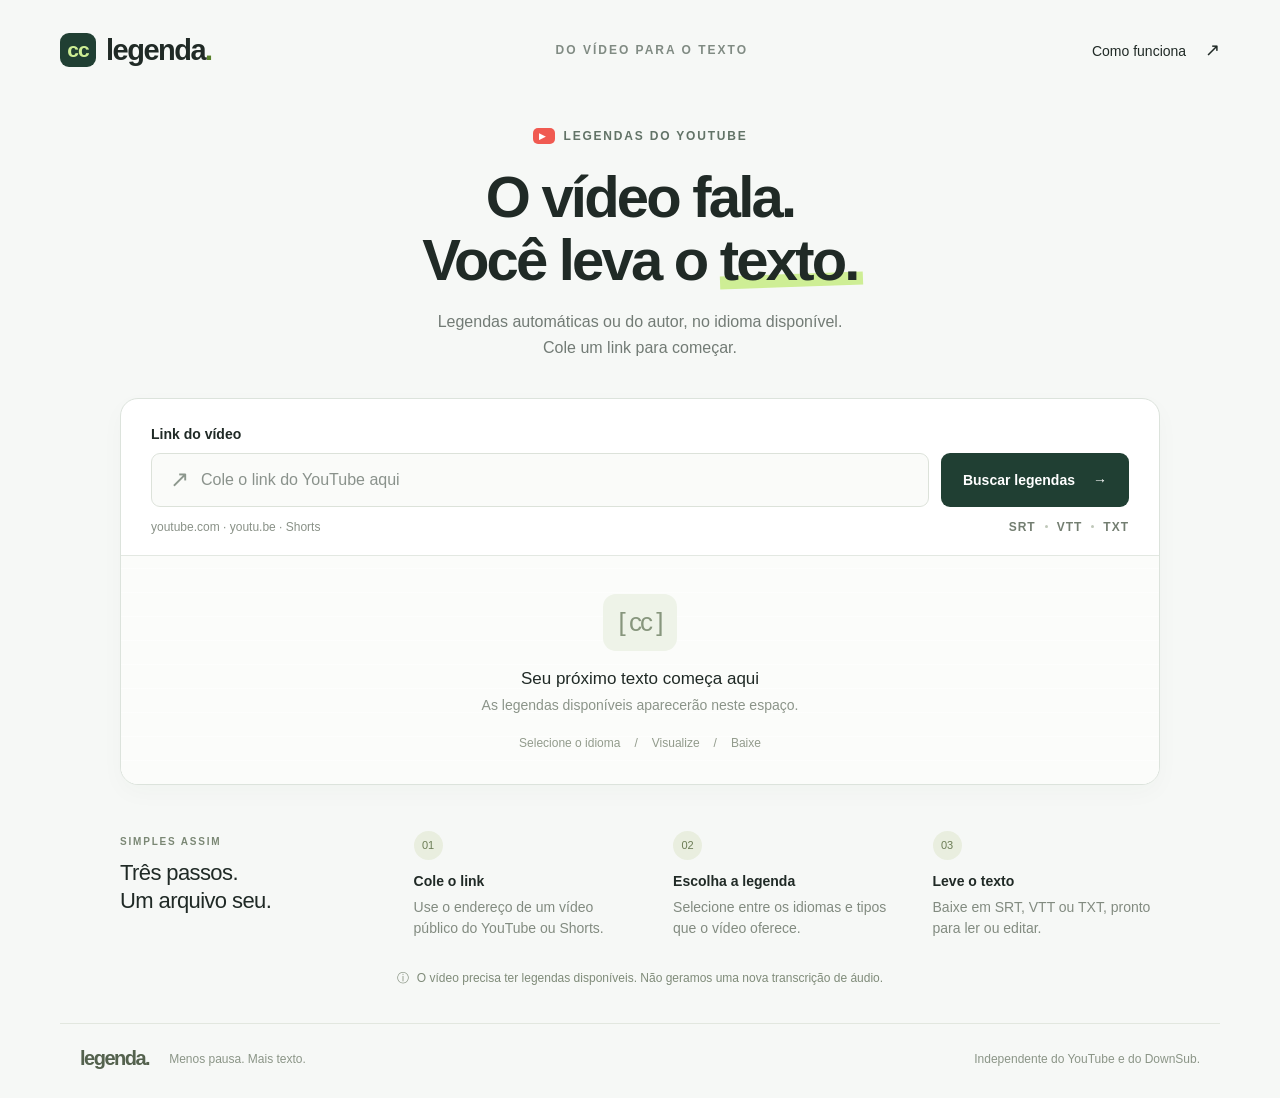
<file: static/index.html>
<!doctype html>
<html lang="pt-BR">
<head>
  <meta charset="utf-8"><meta name="viewport" content="width=device-width, initial-scale=1">
  <title>Legenda — Do vídeo para o texto</title>
  <meta name="description" content="Baixe legendas automáticas e originais do YouTube em SRT, VTT e TXT. Escolha o idioma e visualize a transcrição.">
  <link rel="icon" href="/static/favicon.svg" type="image/svg+xml">
  <link rel="stylesheet" href="/static/style.css"><script defer src="/static/app.js"></script>
</head>
<body>
  <header class="header"><a class="brand" href="/" aria-label="Legenda, início"><span class="brand-icon">cc</span>legenda<span class="brand-period">.</span></a><span class="header-note">DO VÍDEO PARA O TEXTO</span><a class="help-link" href="#como-funciona">Como funciona <span aria-hidden="true">↗</span></a></header>
  <main>
    <section class="intro" aria-labelledby="title"><div class="eyebrow"><span class="youtube-icon" aria-hidden="true">▶</span> LEGENDAS DO YOUTUBE</div><h1 id="title">O vídeo fala.<br>Você leva o <span>texto.</span></h1><p>Legendas automáticas ou do autor, no idioma disponível.<br class="desktop-break"> Cole um link para começar.</p></section>
    <section class="workspace" aria-label="Baixar legendas">
      <form id="video-form" class="url-form"><label for="video-url">Link do vídeo</label><div class="input-row"><div class="input-wrap"><span aria-hidden="true" class="link-icon">↗</span><input id="video-url" name="url" type="text" inputmode="url" placeholder="Cole o link do YouTube aqui" autocomplete="off" required maxlength="2048" aria-describedby="url-hint"><button id="clear-url" class="clear" type="button" aria-label="Limpar link" hidden>×</button></div><button id="find-button" class="primary" type="submit"><span id="find-label">Buscar legendas</span><span aria-hidden="true" id="find-arrow">→</span></button></div><div class="form-footer"><span id="url-hint">youtube.com · youtu.be · Shorts</span><span class="formats-note">SRT <i></i> VTT <i></i> TXT</span></div></form>
      <div id="notice" class="notice" role="alert" hidden></div>
      <div id="loading" class="loading" role="status" hidden><span class="spinner"></span><div><strong>Procurando as legendas do vídeo</strong><p>Isso pode levar alguns instantes.</p></div></div>
      <div id="empty" class="empty"><span class="empty-symbol" aria-hidden="true">[ cc ]</span><h2>Seu próximo texto começa aqui</h2><p>As legendas disponíveis aparecerão neste espaço.</p><div class="empty-tags"><span>Selecione o idioma</span><span aria-hidden="true">/</span><span>Visualize</span><span aria-hidden="true">/</span><span>Baixe</span></div></div>
      <div id="results" hidden>
        <div class="video-summary"><img id="thumbnail" alt="" width="160" height="90"><div><span class="result-kicker">VÍDEO ENCONTRADO</span><h2 id="video-title"></h2><p id="video-author"></p></div><a id="watch-link" class="watch-link" target="_blank" rel="noopener noreferrer" aria-label="Abrir vídeo no YouTube">↗</a></div>
        <div class="result-grid"><section class="tracks-panel" aria-labelledby="languages-title"><div class="panel-heading"><h3 id="languages-title">Idiomas disponíveis</h3><span id="track-count" class="count"></span></div><div id="track-list" class="track-list"></div><p class="track-note">Automáticas são geradas pelo YouTube e podem conter erros.</p></section>
        <section class="transcript-panel" aria-labelledby="transcript-title"><div class="panel-heading"><h3 id="transcript-title">Prévia da legenda</h3><span id="cue-count" class="muted"></span></div><div id="transcript-status" role="status"></div><div id="cues" class="cues" tabindex="0" aria-label="Texto da legenda"></div><div class="download-bar"><label for="format">Formato<select id="format"><option value="srt">SRT · com tempos</option><option value="vtt">VTT · para web</option><option value="txt">TXT · só texto</option></select></label><button id="download-button" class="primary" type="button" disabled><span aria-hidden="true">↓</span> Baixar legenda</button></div><p id="download-status" class="download-status" role="status"></p></section></div>
      </div>
    </section>
    <section id="como-funciona" class="how"><div class="how-heading"><span class="eyebrow">SIMPLES ASSIM</span><h2>Três passos.<br>Um arquivo seu.</h2></div><article><span class="step">01</span><h3>Cole o link</h3><p>Use o endereço de um vídeo público do YouTube ou Shorts.</p></article><article><span class="step">02</span><h3>Escolha a legenda</h3><p>Selecione entre os idiomas e tipos que o vídeo oferece.</p></article><article><span class="step">03</span><h3>Leve o texto</h3><p>Baixe em SRT, VTT ou TXT, pronto para ler ou editar.</p></article></section>
    <div class="availability"><span aria-hidden="true">ⓘ</span><p>O vídeo precisa ter legendas disponíveis. Não geramos uma nova transcrição de áudio.</p></div>
  </main>
  <footer><a class="brand small" href="/">legenda.</a><span>Menos pausa. Mais texto.</span><span>Independente do YouTube e do DownSub.</span></footer>
</body>
</html>
</file>
<file: static/style.css>
:root{font-family:Inter,Arial,Helvetica,sans-serif;color:#202a26;background:#f6f8f6;font-synthesis:none;--green:#203f33;--lime:#ceee95;--muted:#707972;--border:#e3e8e2}*{box-sizing:border-box}body{margin:0}button,input,select{font:inherit}button,a,select,input{ -webkit-tap-highlight-color:transparent}button,a,select{touch-action:manipulation}button{cursor:pointer}a{color:inherit;text-decoration:none}[hidden]{display:none!important}:focus-visible{outline:3px solid #7bad45;outline-offset:4px}.header{height:100px;max-width:1240px;padding:0 40px;margin:auto;display:flex;align-items:center;justify-content:space-between}.brand{font-size:29px;font-weight:800;letter-spacing:-1.5px;display:inline-flex;align-items:center;gap:10px}.brand-icon{font-size:21px;letter-spacing:-1px;color:var(--lime);background:var(--green);border-radius:9px;width:36px;height:34px;display:grid;place-items:center}.brand-period{color:#59812b;margin-left:-10px}.header-note{font-size:12px;font-weight:600;letter-spacing:2px;color:#808b83}.help-link{font-size:14px}.help-link span{margin-left:15px;font-size:18px}main{max-width:1120px;margin:auto;padding:28px 40px 0}.intro{text-align:center;margin:0 auto 37px}.eyebrow{font-size:12px;font-weight:700;letter-spacing:1.8px}.intro .eyebrow{display:flex;align-items:center;justify-content:center;gap:9px;color:#627367}.youtube-icon{font-size:9px;color:#fff;background:#f05a51;width:22px;height:16px;border-radius:5px;display:inline-grid;place-items:center}h1{font-size:58px;line-height:1.09;letter-spacing:-2.8px;font-weight:600;margin:21px 0 18px}h1 span{position:relative;z-index:0}h1 span:after{content:"";height:13px;background:var(--lime);position:absolute;bottom:5px;left:0;right:-5px;z-index:-1;transform:rotate(-2deg)}.intro p{color:#727b75;line-height:1.6;margin:0;font-size:16px}.workspace{background:white;border:1px solid #dce3dc;border-radius:18px;box-shadow:0 8px 24px #1e372807;overflow:hidden}.url-form{padding:27px 30px 21px}.url-form>label{display:block;font-size:14px;font-weight:600;margin-bottom:11px}.input-row{display:flex;gap:12px}.input-wrap{position:relative;flex:1;display:flex;align-items:center;background:#fafbf9;border:1px solid #dce2da;border-radius:9px}.link-icon{font-size:23px;color:#8c978d;padding-left:18px}input{background:transparent;border:0;width:100%;min-width:0;padding:17px 12px;outline-offset:-3px!important;color:#25362b}input::placeholder{color:#8a928c}.clear{border:0;background:none;padding:10px 14px;color:#6e7970;font-size:22px}.primary{display:flex;align-items:center;justify-content:center;gap:18px;background:var(--green);color:#fff;border:0;border-radius:9px;padding:16px 22px;font-size:14px;font-weight:600;white-space:nowrap;transition:background .18s,transform .18s}.primary:hover{background:#30573f}.primary:active{transform:translateY(1px)}.primary:disabled{opacity:.55;cursor:wait}.form-footer{display:flex;justify-content:space-between;gap:14px;margin-top:13px;font-size:12px;color:#899187}.formats-note{display:flex;align-items:center;gap:9px;letter-spacing:1px;font-weight:600;color:#737e71}.formats-note i{width:3px;height:3px;background:#c0c8ba;border-radius:50%}.empty{border-top:1px solid var(--border);text-align:center;padding:38px 20px 34px;background:repeating-linear-gradient(0deg,#fbfcfa,#fbfcfa 23px,#f4f7f200 24px)}.empty-symbol{display:inline-block;font-size:26px;color:#87967d;background:#eef3e8;padding:13px 16px;border-radius:13px;letter-spacing:-2px}.empty h2{font-weight:500;font-size:17px;margin:18px 0 8px}.empty p{font-size:14px;color:#8b9489;margin:0}.empty-tags{display:flex;gap:14px;align-items:center;justify-content:center;margin-top:23px;font-size:12px;color:#929b8c}.how{display:grid;grid-template-columns:1.15fr 1fr 1fr 1fr;gap:32px;margin:46px 0 29px}.how .eyebrow{font-size:10px;color:#7a8774;letter-spacing:1.8px}.how h2{font-size:22px;font-weight:500;line-height:1.3;letter-spacing:-.6px;margin:10px 0}.step{display:inline-grid;place-items:center;background:#e9eedf;color:#6c7d56;border-radius:50%;width:29px;height:29px;font-size:11px}.how h3{font-size:14px;font-weight:600;margin:13px 0 8px}.how p{font-size:14px;color:#828b80;line-height:1.55;margin:0}.availability{display:flex;justify-content:center;align-items:center;gap:8px;color:#7f8b79;font-size:12px;margin-bottom:35px}.availability p{margin:0;line-height:1.6}footer{border-top:1px solid #e2e7df;max-width:1160px;margin:auto;padding:23px 20px 28px;display:flex;align-items:center;gap:20px;color:#8b9587;font-size:12px}.small{font-size:20px;color:#54624e}footer>span:last-child{margin-left:auto}.notice{padding:16px 20px;margin:0 30px 22px;border:1px solid #edd3b7;border-radius:9px;background:#fffaef;font-size:14px;color:#805c24;line-height:1.6}.loading{padding:36px 30px;display:flex;justify-content:center;align-items:center;gap:20px;border-top:1px solid var(--border)}.loading strong{font-size:15px;font-weight:500}.loading p{font-size:14px;color:var(--muted);margin:8px 0 0}.spinner{width:24px;height:24px;border:2px solid #dde6d8;border-top-color:var(--green);border-radius:50%;animation:spin 1s linear infinite}@keyframes spin{to{transform:rotate(360deg)}}.video-summary{display:flex;align-items:center;gap:20px;padding:24px 30px;border-top:1px solid var(--border);background:#fbfcfa}.video-summary img{width:128px;height:72px;object-fit:cover;border-radius:8px}.video-summary>div{min-width:0}.result-kicker{font-size:10px;letter-spacing:1.5px;font-weight:600;color:#6c845c}.video-summary h2{font-size:18px;line-height:1.4;font-weight:600;margin:6px 0;overflow-wrap:anywhere}.video-summary p{font-size:13px;color:var(--muted);margin:0}.watch-link{margin-left:auto;padding:12px;font-size:24px}.result-grid{display:grid;grid-template-columns:290px 1fr;border-top:1px solid var(--border)}.tracks-panel{padding:24px 18px;border-right:1px solid var(--border)}.panel-heading{display:flex;align-items:center;justify-content:space-between;gap:10px;margin-bottom:19px}.panel-heading h3{font-size:14px;margin:0;font-weight:600}.count{font-size:12px;background:#eff3eb;padding:3px 8px;border-radius:5px;color:#647956}.track-list{max-height:310px;overflow-y:auto}.track{border:1px solid transparent;background:none;text-align:left;width:100%;padding:13px 12px;border-radius:9px;display:flex;align-items:center;justify-content:space-between;margin-bottom:6px}.track:hover{background:#f6f8f1}.track[aria-pressed=true]{border-color:#c3d3af;background:#f3f8eb}.track strong{font-size:14px;font-weight:500;display:block}.track small{font-size:12px;color:#7d8c70;display:block;margin-top:5px}.radio{height:15px;width:15px;border:1px solid #b7c2ac;border-radius:50%;flex-shrink:0;margin-left:9px}.track[aria-pressed=true] .radio{border:4px solid #4f7040;background:#fff}.track-note{color:#939a8e;font-size:12px;line-height:1.6;margin:18px 10px 0}.transcript-panel{min-width:0;padding:24px}.muted{font-size:12px;color:#8d9785}.cues{height:270px;overflow-y:auto;scrollbar-width:thin;scrollbar-color:#d6dfce transparent}.cue{display:flex;align-items:flex-start;gap:20px;font-size:14px;line-height:1.65;margin:0 0 15px}.cue time{font:12px/1.9 monospace;color:#8b9881;flex-shrink:0}.cue p{margin:0;white-space:pre-wrap;overflow-wrap:anywhere}.download-bar{display:flex;align-items:flex-end;justify-content:space-between;gap:16px;border-top:1px solid var(--border);padding-top:18px;margin-top:15px}.download-bar label{font-size:12px;color:#7f8b75}select{display:block;border:1px solid #dbe3d5;border-radius:7px;background:white;padding:10px;margin-top:6px;color:#354330;font-size:14px;max-width:100%}#transcript-status{font-size:14px;color:#8b7655;line-height:1.6;margin-bottom:12px}.download-status{font-size:12px;color:#718463;min-height:14px;margin:10px 0 0}@media(min-width:1400px){main{padding-top:42px}.intro{margin-bottom:42px}h1{font-size:64px}.how{margin-top:48px}}@media(max-width:760px){.header{height:80px;padding:0 22px}.header-note{display:none}.brand{font-size:25px}main{padding:22px 18px 0}h1{font-size:46px;letter-spacing:-2px}.intro{margin-bottom:29px}.intro p{font-size:15px}.url-form{padding:22px 18px}.input-row{flex-direction:column}.primary{min-height:48px}.form-footer{font-size:10px}.empty{padding:30px 15px}.how{grid-template-columns:1fr 1fr;gap:27px 22px;margin-top:33px}.how-heading{padding-top:5px}.how h2{font-size:23px}.availability{align-items:flex-start;justify-content:flex-start}footer{padding:20px;flex-wrap:wrap;gap:10px 18px}footer>span:last-child{margin-left:0;width:100%}.result-grid{grid-template-columns:1fr}.tracks-panel{border-right:0;border-bottom:1px solid var(--border);padding:20px}.track-list{max-height:170px}.video-summary{padding:20px 18px;gap:13px}.video-summary img{width:82px;height:56px}.video-summary h2{font-size:15px}.watch-link{padding:4px}.transcript-panel{padding:20px}.download-bar{gap:10px}.download-bar .primary{padding:14px;font-size:13px;gap:10px}.notice{margin:0 18px 18px}.empty-tags{gap:10px;font-size:11px}.help-link{font-size:13px}}@media(prefers-reduced-motion:reduce){*{animation-duration:.01ms!important;transition:none!important}}
</file>
